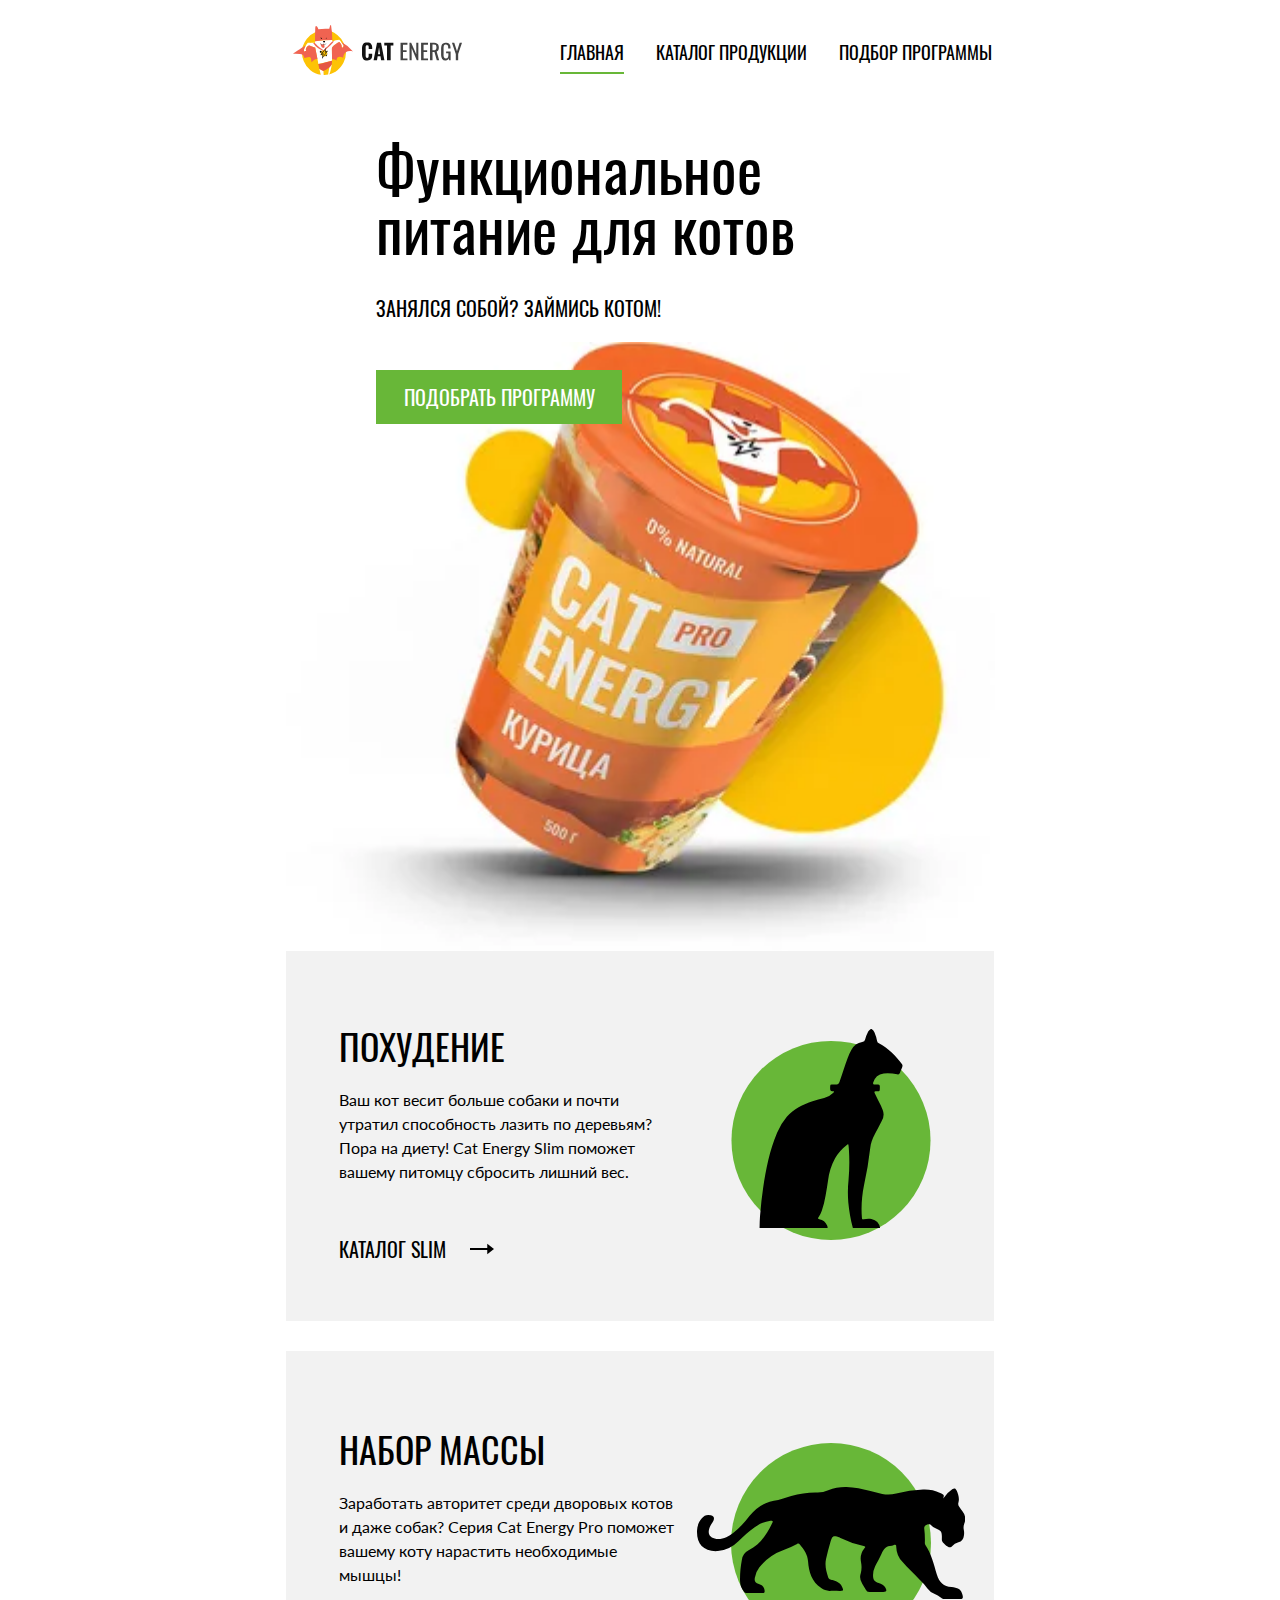
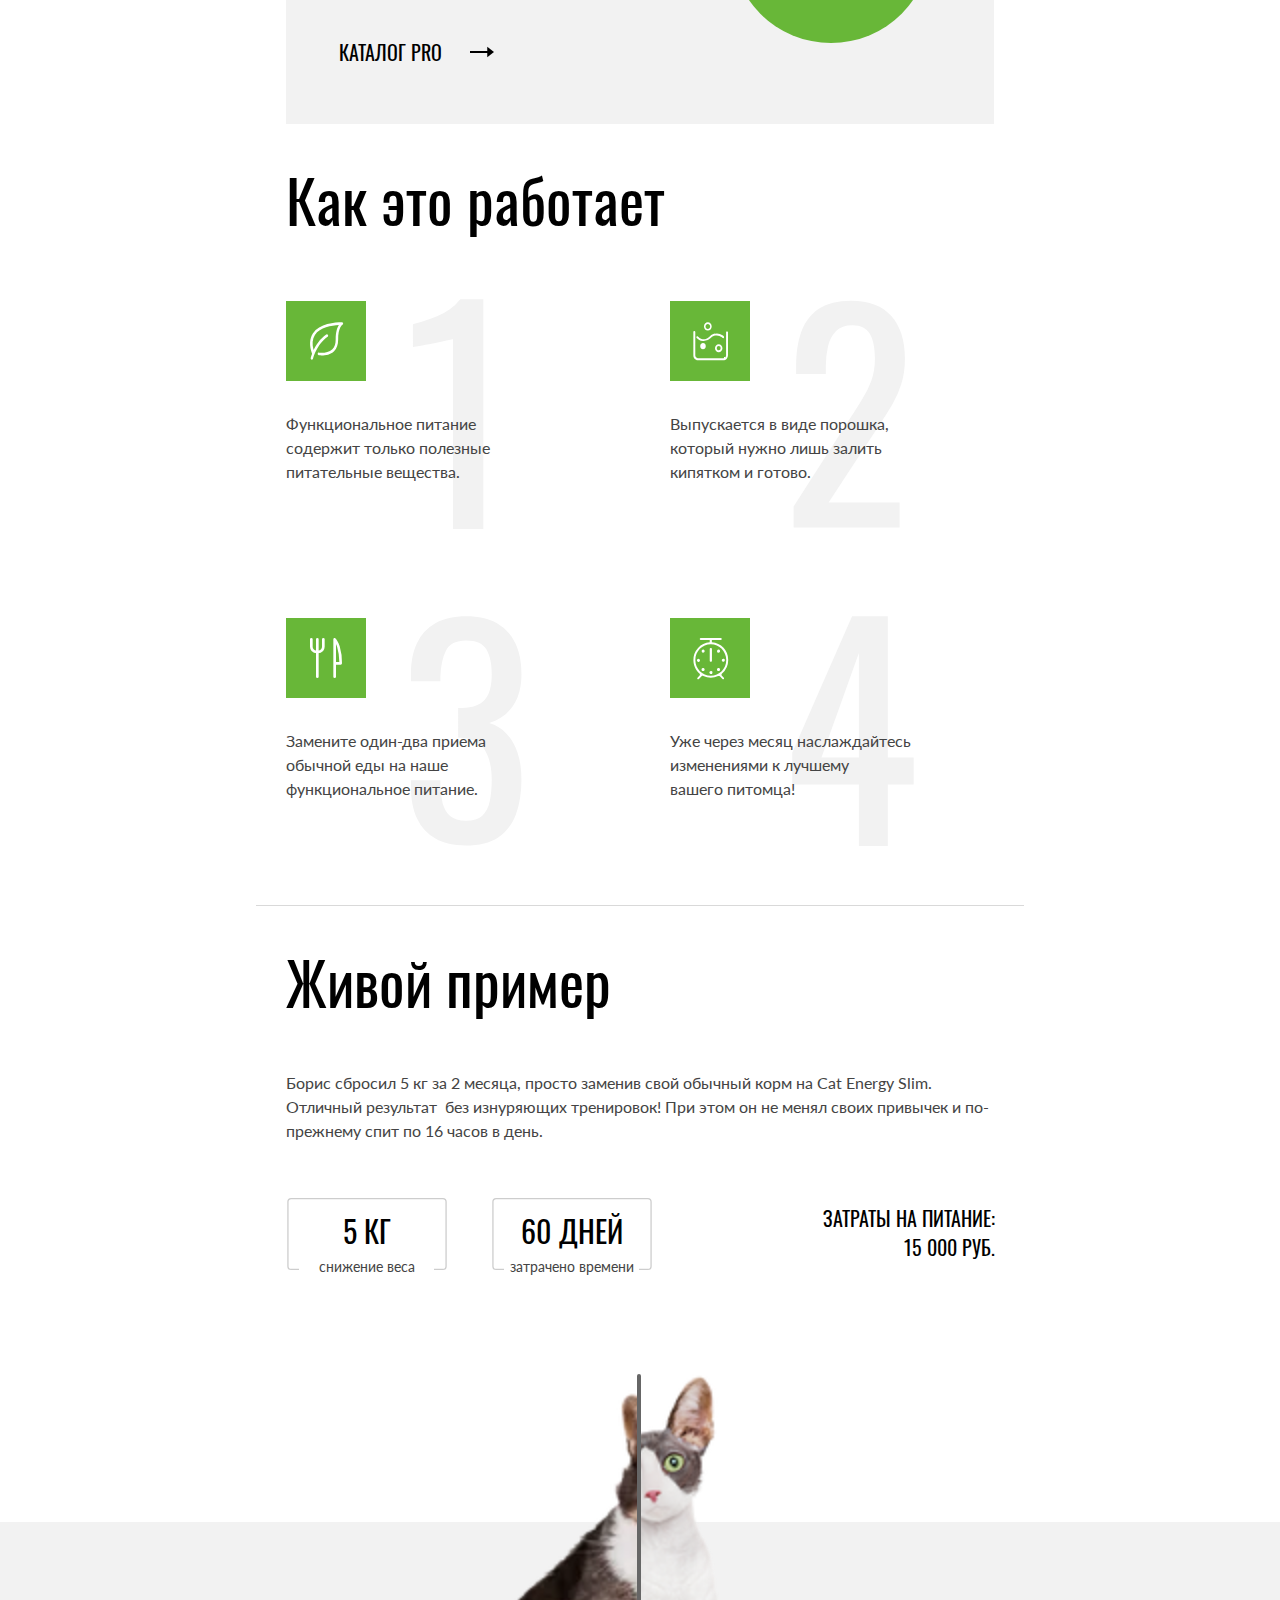
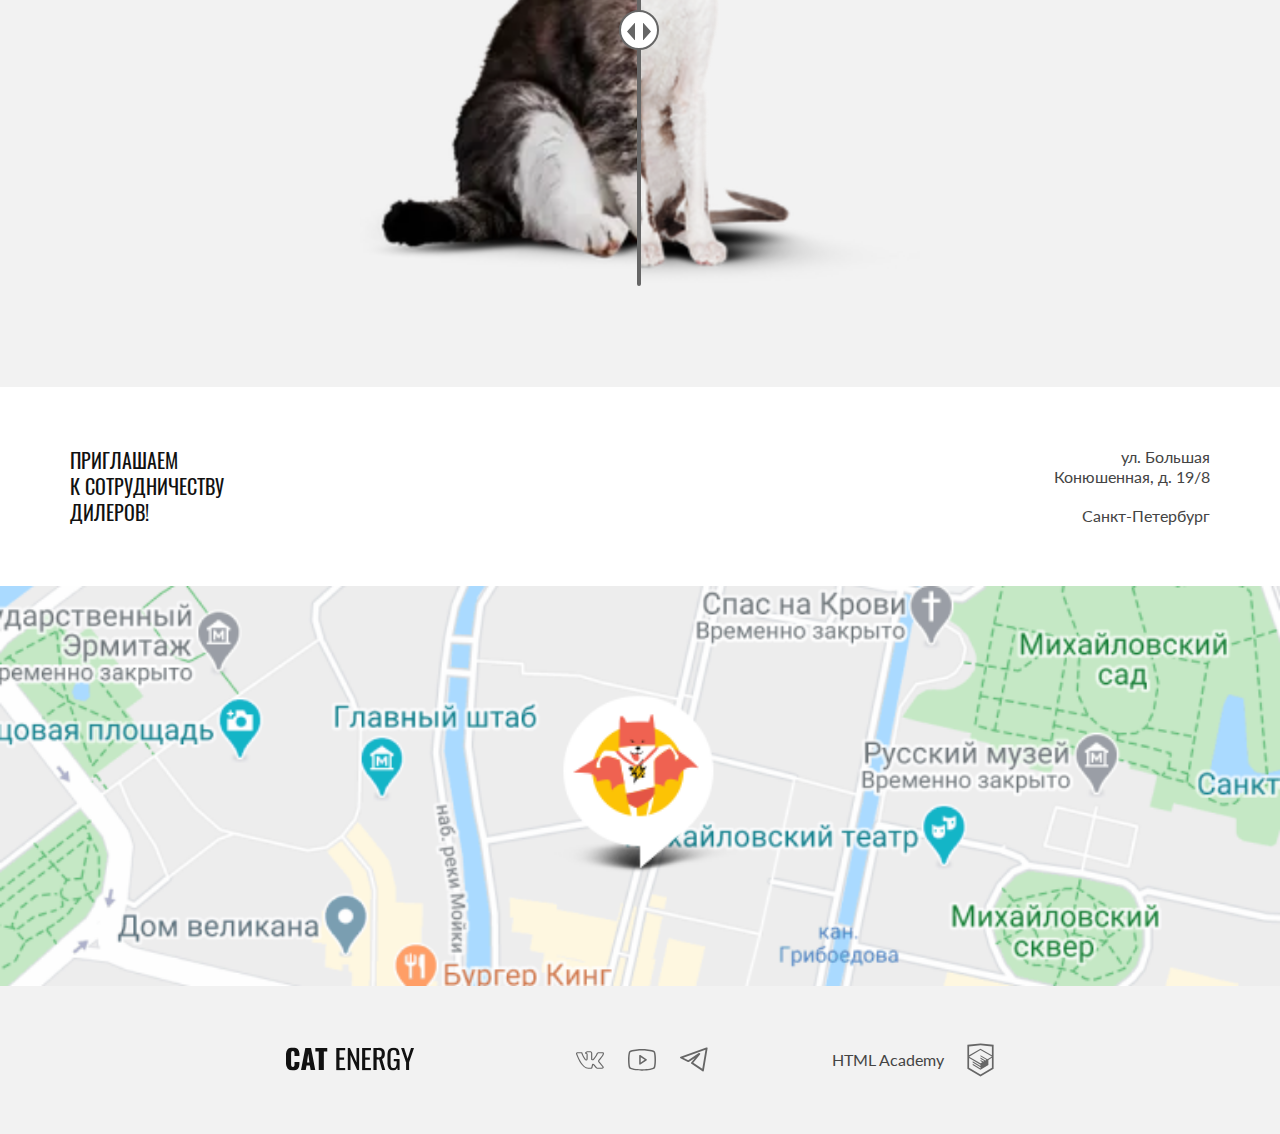
<file: index.html>
<!DOCTYPE html><html class="page" lang="ru"><head><meta charset="UTF-8"><title>Cat Energy</title><meta name="viewport" content="width=device-width,initial-scale=1"><link rel="stylesheet" href="styles/styles.css"><link rel="icon" href="favicon.ico"><link rel="icon" href="favicons/icon.svg" type="image/svg+xml"><link rel="apple-touch-icon" href="favicons/180.png"><link rel="manifest" href="manifest.webmanifest"><link rel="preload" href="./fonts/lato/Lato-Regular.woff2" type="fonts/woff2" as="font" crossorigin="anonymous"><link rel="preload" href="./fonts/lato/Lato-Regular.woff2" type="fonts/woff2" as="font" crossorigin="anonymous"><script src="scripts/index.js" defer="defer"></script></head><body class="page__body"><div class="page__main-wrapper"><header class="main-header main-header--wrapper-position" data-test="header"><div class="main-header__logo"><a class="main-header__logo-link" href="#"><picture><source media="(min-width: 1440px)" srcset="./images/cat-logo-icon-desktop.svg" type="image/svg+xml" width="70" height="59"><source media="(min-width: 768px)" srcset="./images/cat-logo-icon-tablet.svg" type="image/svg+xml" width="60" height="50"><img class="main-header__logo-image logo-image" src="./images/cat-logo-icon-mobile.svg" width="33" height="38" alt="Логотип КэтЭнерджи"></picture><picture><source media="(min-width: 1440px)" srcset="./images/logo-text-desktop.svg" type="image/svg+xml" width="118" height="21"><source media="(min-width: 768px)" srcset="./images/logo-text-desktop.svg" type="image/svg+xml" width="101" height="18"><img class="main-header__logo-text logo-text" src="./images/logo-text-main-mobile.svg" width="101" height="19" alt="КэтЭнерджи"></picture></a></div><nav class="main-nav main-nav--opened main-nav--nojs"><button class="main-nav__toggle" type="button"><span class="visually-hidden">Открыть меню</span></button><div class="main-nav__wrapper"><ul class="main-nav__list site-list"><li class="site-list__item"><a class="site-list__link site-list__link--current" href="#">Главная</a></li><li class="site-list__item"><a class="site-list__link" href="catalog.html">Каталог продукции</a></li><li class="site-list__item"><a class="site-list__link" href="#">Подбор программы</a></li></ul></div></nav></header><main class="main-container"><section class="hero" data-test="hero"><div class="hero__wrapper"><div class="hero__wrapper-mobile"><h1 class="hero__title title">Функциональное<br>питание для котов</h1><p class="hero__text">Занялся собой? Займись котом!</p><a class="hero__button-program button" href="#">подобрать программу</a></div><div class="hero__wrapper-promo"><picture><source type="image/webp" media="(min-width: 1440px)" srcset="./images/hero-food-desktop@1x.webp, ./images/hero-food-desktop@2x.webp 2x" width="552" height="499"><source type="image/webp" media="(min-width: 768px)" srcset="./images/hero-food-tablet@1x.webp, ./images/hero-food-tablet@2x.webp 2x" width="709" height="609"><source type="image/webp" srcset="./images/hero-food-mobile@1x.webp, ./images/hero-food-mobile@2x.webp 2x" width="280" height="270"><source width="552" height="499" type="image/png" media="(min-width: 1440px)" srcset="./images/hero-food-desktop@1x.png, ./images/hero-food-desktop@2x.png 2x"><source width="709" height="609" type="image/png" media="(min-width: 768px)" srcset="./images/hero-food-tablet@1x.png, ./images/hero-food-tablet@2x.png 2x"><img class="hero__image hero-image" loading="lazy" src="./images/hero-food-mobile@1x.png" srcset="./images/hero-food-mobile@2x.png 2x" width="280" height="270" alt="Корм для котов и кошек"></picture></div></div></section><section class="catalog" data-test="programs"><h2 class="visually-hidden">Каталог продукции</h2><div class="catalog__card catalog__card--loss"><h3 class="catalog__title catalog-title">Похудение</h3><p class="catalog__text">Ваш кот весит больше собаки и почти утратил способность лазить по деревьям? Пора на диету! Cat Energy Slim поможет вашему питомцу сбросить лишний вес.</p><a class="catalog__link catalog__link--active" href="#">Каталог slim</a></div><div class="catalog__card catalog__card--gain"><h3 class="catalog__title catalog-title">Набор массы</h3><p class="catalog__text">Заработать авторитет среди дворовых котов и даже собак? Серия Cat Energy Pro поможет вашему коту нарастить необходимые мышцы!</p><a class="catalog__link catalog__link--active" href="#">Каталог pro</a></div></section><section class="instructions" data-test="features"><div class="instructions__wrapper"><h2 class="instructions__title title">Как это работает</h2><ul class="instructions__list"><li class="instructions__item step step--one"><p class="instructions__discription">Функциональное питание содержит только полезные питательные вещества.</p></li><li class="instructions__item step step--two"><p class="instructions__discription">Выпускается в виде порошка, который нужно лишь залить кипятком и готово.</p></li><li class="instructions__item step step--three"><p class="instructions__discription">Замените один-два приема обычной еды на наше функциональное питание.</p></li><li class="instructions__item step step--four"><p class="instructions__discription">Уже через месяц наслаждайтесь изменениями к лучшему &nbsp; вашего питомца!</p></li></ul></div></section><section class="example" data-test="proof"><div class="example__wrapper"><h2 class="example__title title">Живой пример</h2><p class="example__discription">Борис сбросил 5 кг за 2 месяца, просто заменив свой обычный корм на Cat Energy Slim. Отличный результат&nbsp; без изнуряющих тренировок! При этом он не менял своих привычек и по-прежнему спит по 16 часов в день.</p><div class="example__info-price-wrapper"><div class="example__info-wrapper"><div class="example__info"><span class="example__value">5 КГ</span> <span class="example__text">снижение веса</span></div><div class="example__info"><span class="example__value">60 ДНЕЙ</span> <span class="example__text">затрачено времени</span></div></div><div class="example__result"><span class="example__info-price">Затраты на питание:</span> <span class="example__info-price">15 000 РУБ.</span></div></div><div class="example__slider-cat"><picture><source type="image/webp" media="(min-width: 768px)" srcset="./images/slider-fat-cat-tablet@1x.webp, ./images/slider-fat-cat-tablet@2x.webp 2x" width="709" height="609"><source type="image/webp" srcset="./images/slider-fat-cat-mobile@1x.webp, ./images/slider-fat-cat-mobile@2x.webp 2x" width="280" height="256"><source width="560" height="512" type="image/png" media="(min-width: 768px)" srcset="./images/slider-fat-cat-tablet@1x.png, ./images/slider-fat-cat-tablet@2x.png 2x"><img class="example__image-cat fat-cat" loading="lazy" src="./images/slider-fat-cat-mobile@1x.png" srcset="./images/slider-fat-cat-mobile@2x.png 2x" width="280" height="256" alt="Толстый кот"></picture><picture><source width="560" height="512" type="image/png" media="(min-width: 768px)" srcset="./images/slider-slim-cat-tablet@1x.png, ./images/slider-slim-cat-tablet@2x.png 2x"><img class="example__image-cat slim-cat" loading="lazy" src="./images/slider-slim-cat-mobile@1x.png" srcset="./images/slider-slim-cat-mobile@2x.png" width="280" height="256" alt="Стройный кот"></picture><button class="example__slider-button" type="button"><span class="visually-hidden">Ползунок с примером "до" и "после"</span></button></div></div></section><section class="geolocation" data-test="contacts"><div class="geolocation__adress-wrapper"><h2 class="visually-hidden">Наша геолокация</h2><p class="geolocation__text">приглашаем<br>к сотрудничеству дилеров!</p><address class="geolocation__adress adress">ул. Большая Конюшенная, д. 19/8 <span class="geolocation__adress geolocation__adress--city">Санкт-Петербург</span></address></div><div class="geolocation__map map"><iframe class="map__iframe" src="https://yandex.ru/map-widget/v1/?um=constructor%3A084b221ab86eb6e3de38e3f2d3de71bb57e646553e6f520438b1a4688fac00bb&amp;source=constructor" width="320" height="362"></iframe></div></section></main><footer class="main-footer" data-test="footer"><div class="main-footer__wrapper"><h2 class="visually-hidden">Наши контакты</h2><div class="main-footer__logo"><a class="main-footer__logo-link" href="#"><img class="main-footer__logo-text logo-text" src="./images/logo-text-main-mobile.svg" width="128" height="24" alt="КэтЭнерджи"></a></div><div class="main-footer__social social"><ul class="social__list"><li class="social__item"><a class="social__link social__link--vkontakte" href="https://vk.com/htmlacademy"><span class="visually-hidden">Вконтакте</span></a></li><li class="social__item"><a class="social__link social__link--youtube" href="https://www.youtube.com/user/htmlacademyru"><span class="visually-hidden">Ютуб</span></a></li><li class="social__item"><a class="social__link social__link--telegram" href="https://t.me/htmlacademy"><span class="visually-hidden">Телеграм</span></a></li></ul></div><div class="main-footer__copyright copyright"><a class="copyright__link copyright__link--html-academy" href="https://htmlacademy.ru/"><span class="copyright__link-text">HTML Academy</span></a></div></div></footer></div></body></html>
</file>
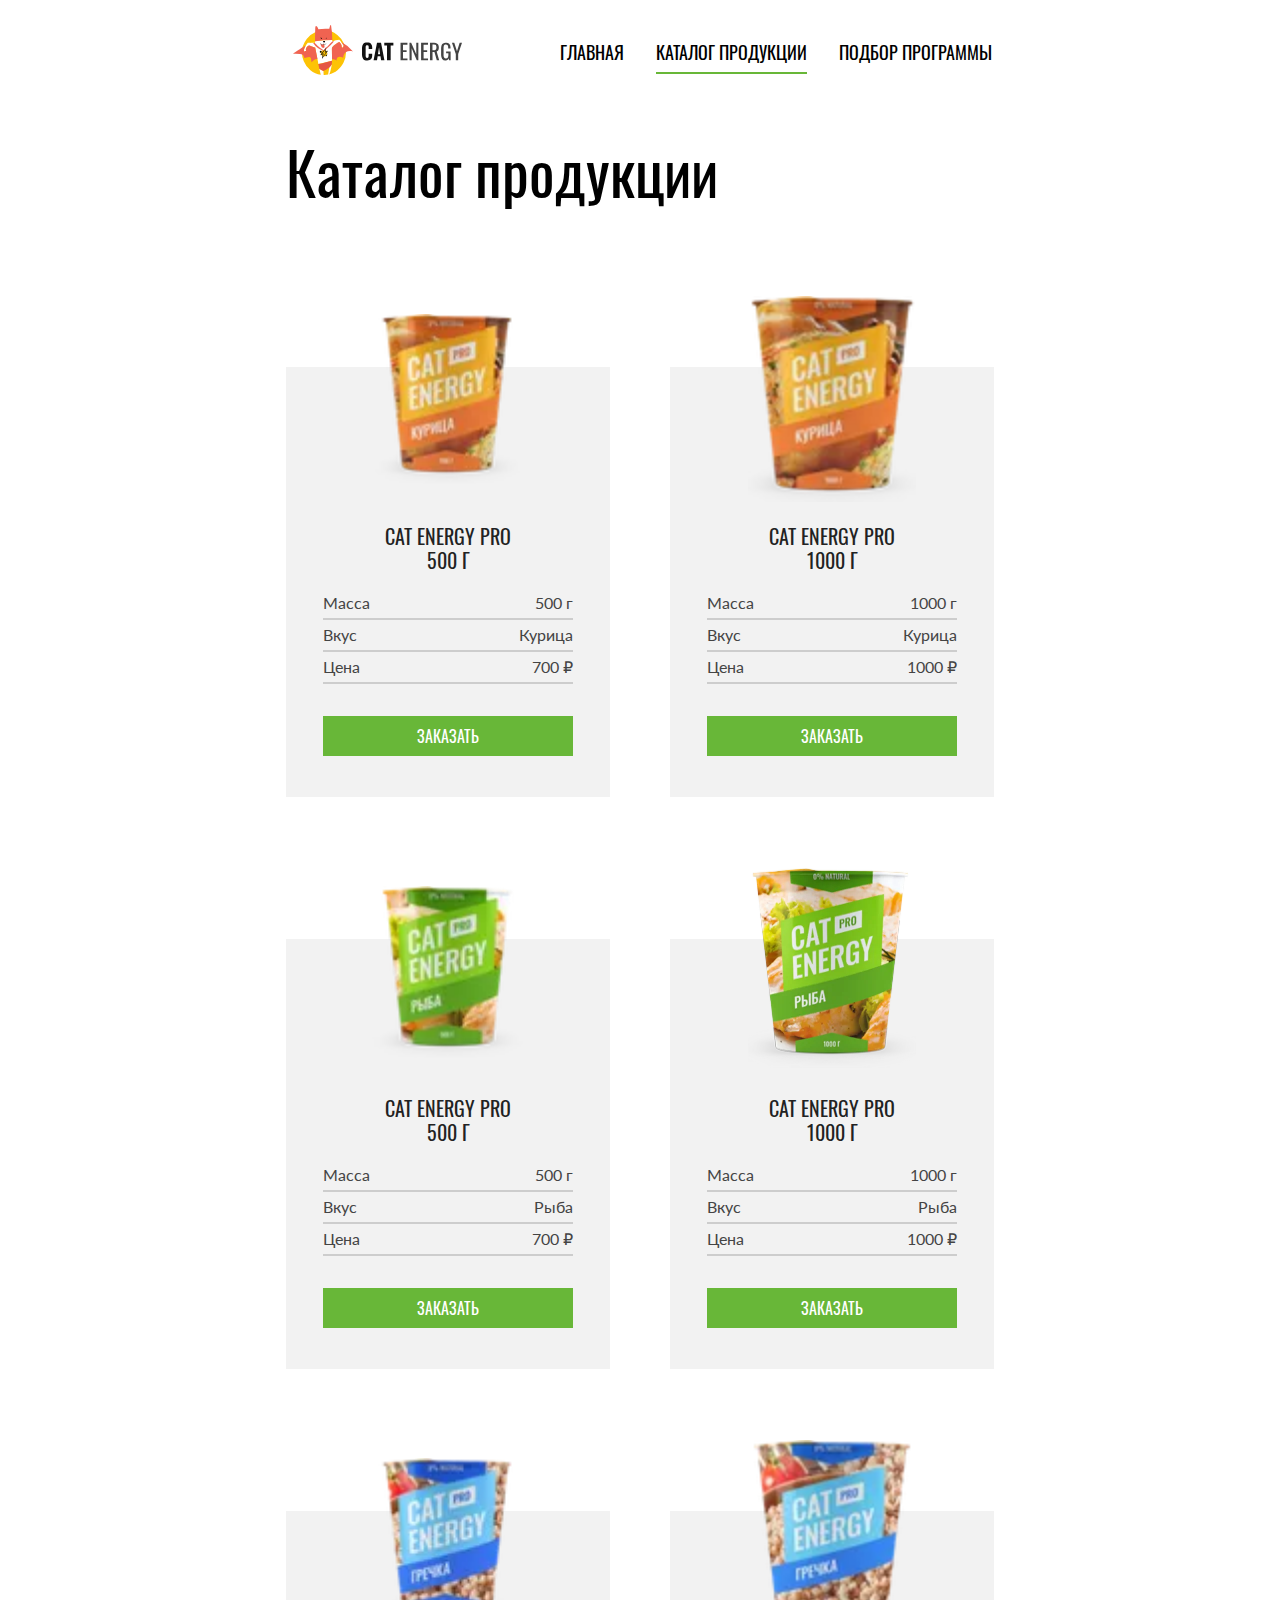
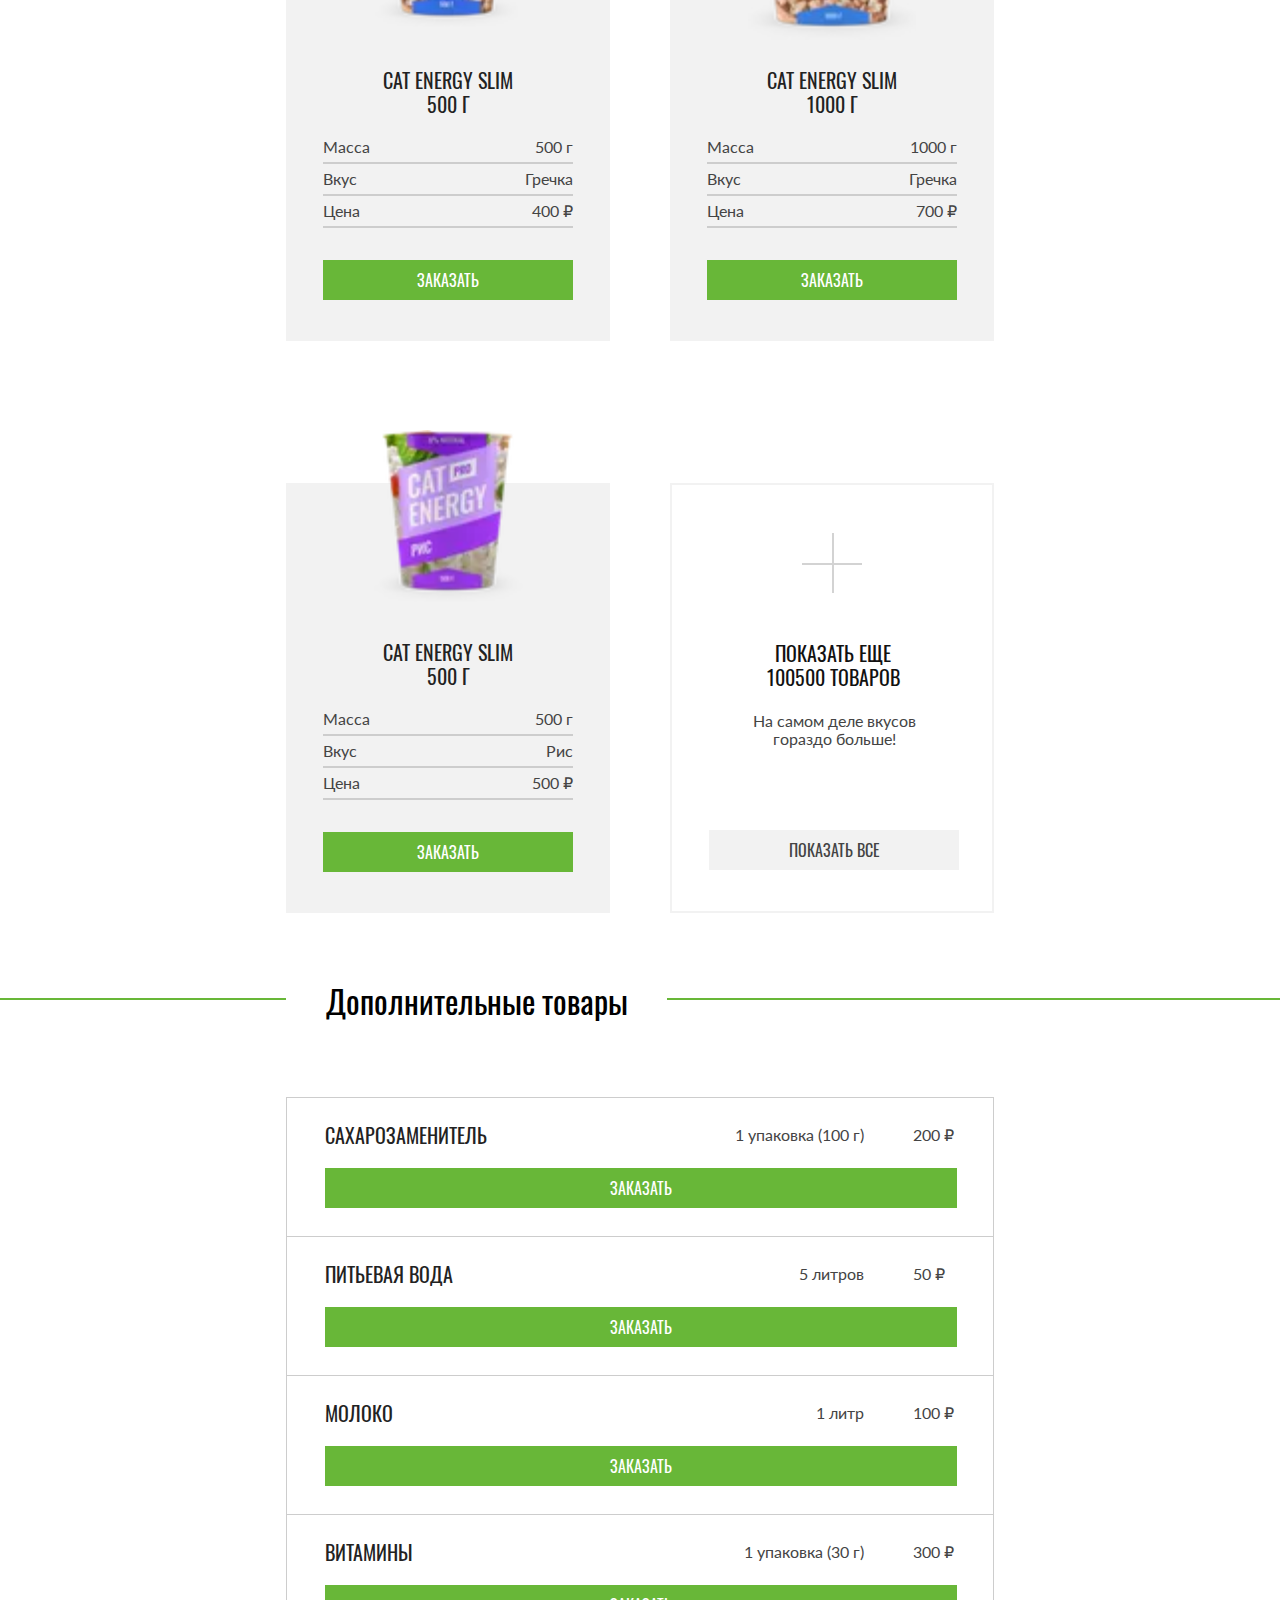
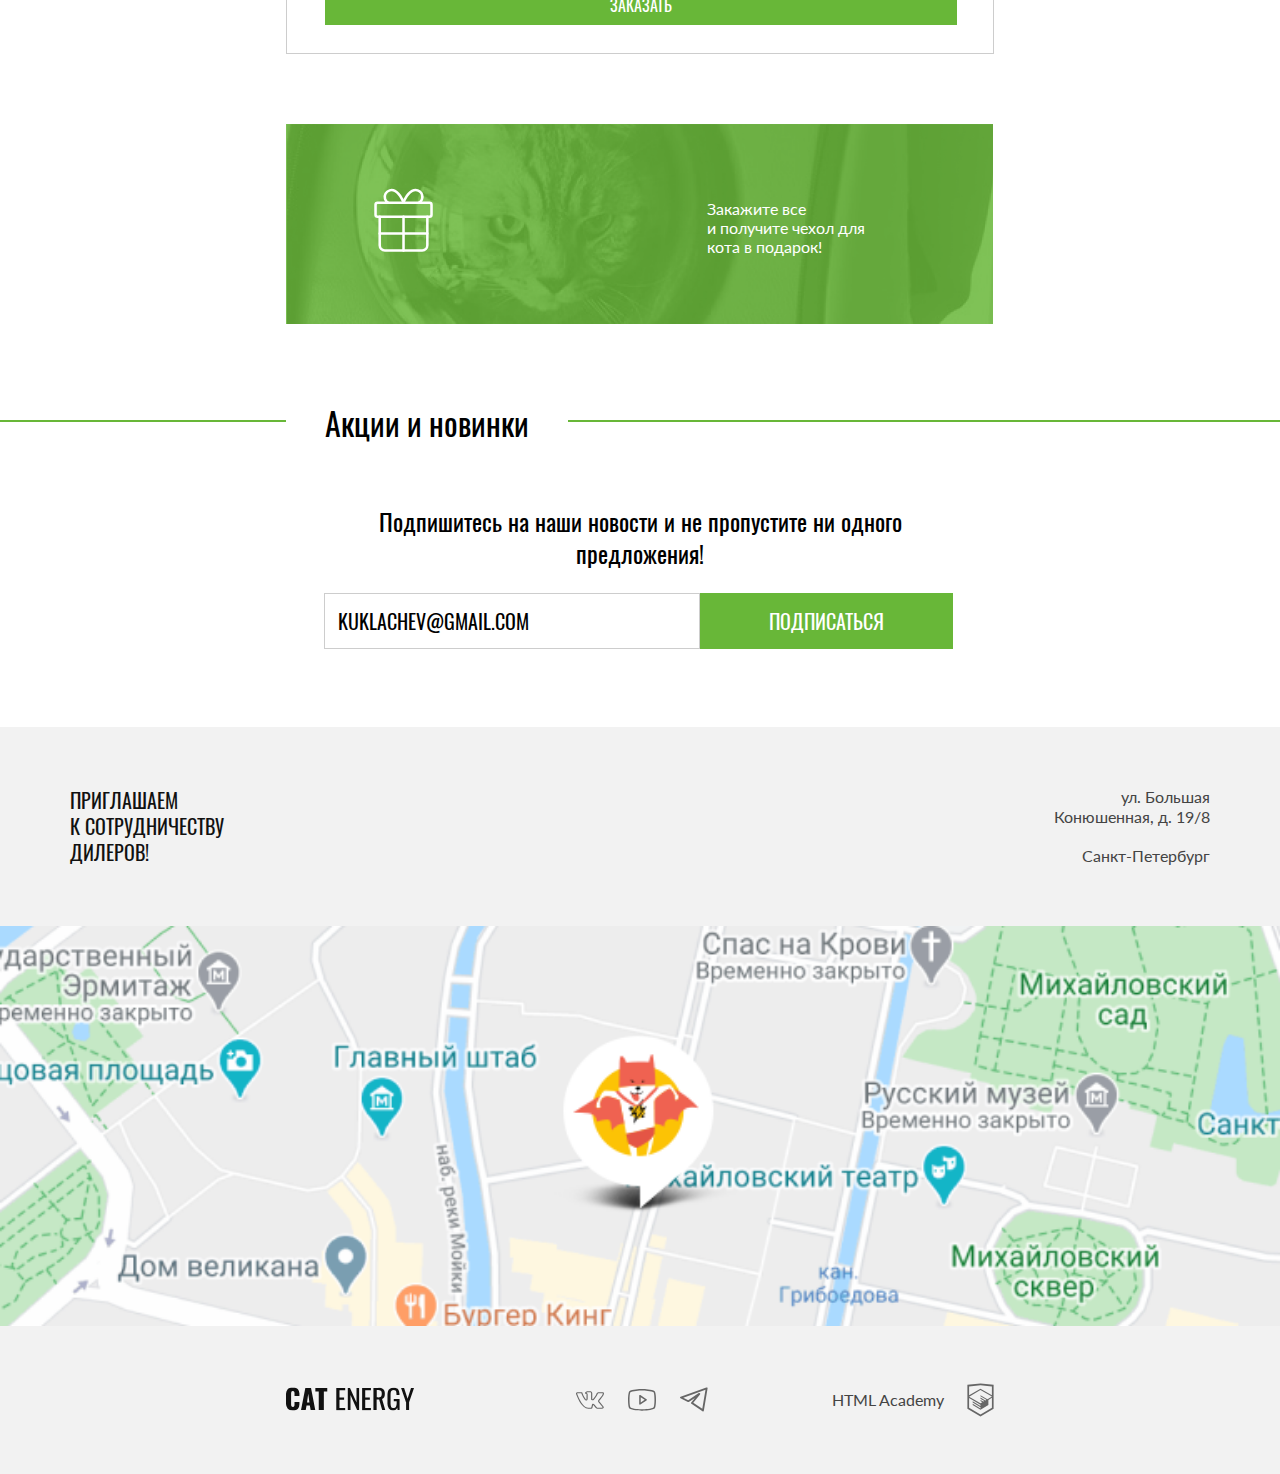
<file: catalog.html>
<!DOCTYPE html><html class="page" lang="ru"><head><meta charset="UTF-8"><title>Cat Energy</title><meta name="viewport" content="width=device-width,initial-scale=1"><link rel="stylesheet" href="styles/styles.css"><link rel="icon" href="favicon.ico"><link rel="icon" href="favicons/icon.svg" type="image/svg+xml"><link rel="apple-touch-icon" href="favicons/180.png"><link rel="manifest" href="manifest.webmanifest"><link rel="preload" href="../../fonts/lato/Lato-Regular.woff2" type="fonts/woff2" as="font" crossorigin="anonymous"><link rel="preload" href="../../fonts/lato/Lato-Regular.woff2" type="fonts/woff2" as="font" crossorigin="anonymous"><script src="scripts/index.js" defer="defer"></script></head><body class="page__body-catalog"><header class="main-header main-header--wrapper-position"><div class="main-header__logo"><a class="main-header__logo-link" href="index.html"><picture><source media="(min-width: 1440px)" srcset="./images/cat-logo-icon-desktop.svg" type="image/svg+xml" width="70" height="59"><source media="(min-width: 768px)" srcset="./images/cat-logo-icon-tablet.svg" type="image/svg+xml" width="60" height="50"><img class="main-header__logo-image logo-image" src="./images/cat-logo-icon-mobile.svg" width="33" height="38" alt="Логотип КэтЭнерджи"></picture><picture><source media="(min-width: 1440px)" srcset="./images/logo-text-desktop.svg" type="image/svg+xml" width="118" height="21"><source media="(min-width: 768px)" srcset="./images/logo-text-desktop.svg" type="image/svg+xml" width="101" height="18"><img class="main-header__logo-text logo-text" src="./images/logo-text-main-mobile.svg" width="101" height="19" alt="КэтЭнерджи"></picture></a></div><nav class="main-nav main-nav--opened main-nav--nojs"><button class="main-nav__toggle" type="button"><span class="visually-hidden">Открыть меню</span></button><div class="main-nav__wrapper"><ul class="main-nav__list site-list site-list-catalog"><li class="site-list__item"><a class="site-list__link site-list-catalog__link" href="index.html">Главная</a></li><li class="site-list__item"><a class="site-list__link site-list__link--current site-list-catalog__link site-list-catalog__link-current" href="#">Каталог продукции</a></li><li class="site-list__item"><a class="site-list__link site-list-catalog__link" href="#">Подбор программы</a></li></ul></div></nav></header><main class="main-container"><section class="catalog-product" data-test="catalog"><div class="catalog-product__wrapper"><h2 class="catalog-product__title title">Каталог продукции</h2><ul class="catalog-product__list"><li class="catalog-product__item product-card"><a class="product-card__link-image" href="#"><picture><source type="image/webp" media="(min-width: 1440px)" srcset="./images/card-chicken500-desktop@1x.webp, ./images/card-chicken500-desktop@2x.webp 2x" width="161" height="172"><source type="image/webp" media="(min-width: 768px)" srcset="./images/card-chicken500-tablet@1x.webp, ./images/card-chicken500-tablet@2x.webp 2x" width="161" height="172"><source type="image/webp" srcset="./images/card-chicken500-mobile@1x.webp, ./images/card-chicken500-mobile@2x.webp 2x" width="68" height="86"><source width="161" height="172" type="image/png" media="(min-width: 1440px)" srcset="./images/card-chicken500-desktop@1x.png, ./images/card-chicken500-desktop@2x.png 2x"><source width="161" height="172" type="image/png" media="(min-width: 768px)" srcset="./images/card-chicken500-tablet@1x.png, ./images/card-chicken500-tablet@2x.png 2x"><img class="product-card__image" src="./images/card-chicken500-mobile@1x.png" srcset="./images/card-chicken500-mobile@2x.png 2x" width="68" height="86" alt="Cat Energy PRO 500 г"></picture></a><div class="product-card__info"><a class="product-card__link-title" href="#"><h3 class="product-card__title">Cat Energy PRO 500 г</h3></a><ul class="product-card__list"><li class="product-card__item"><span class="product-card__property">Масса</span> <span class="product-card__value">500 г</span></li><li class="product-card__item"><span class="product-card__property">Вкус</span> <span class="product-card__value">Курица</span></li><li class="product-card__item"><span class="product-card__property">Цена</span> <span class="product-card__value">700 ₽</span></li></ul></div><a class="product-card__button button" href="#">Заказать</a></li><li class="catalog-product__item product-card"><a class="product-card__link-image" href="#"><picture><source type="image/webp" media="(min-width: 1440px)" srcset="./images/card-chicken1000-desktop@1x.webp, ./images/card-chicken1000-desktop@2x.webp 2x" width="172" height="196"><source type="image/webp" media="(min-width: 768px)" srcset="./images/card-chicken1000-tablet@1x.webp, ./images/card-chicken1000-tablet@2x.webp 2x" width="168" height="206"><source type="image/webp" srcset="./images/card-chicken1000-mobile@1x.webp, ./images/card-chicken1000-mobile@2x.webp 2x" width="84" height="100"><source width="172" height="196" type="image/png" media="(min-width:1440px)" srcset="./images/card-chicken1000-desktop@1x.png, ./images/card-chicken1000-desktop@2x.png 2x"><source width="168" height="206" type="image/png" media="(min-width: 768px)" srcset="./images/card-chicken1000-tablet@1x.png, ./images/card-chicken1000-tablet@2x.png 2x"><img class="product-card__image product-card__image-big" src="./images/card-chicken1000-mobile@1x.png" srcset="./images/card-chicken1000-mobile@2x.png 2x" width="84" height="100" alt="Cat Energy PRO 1000 г"></picture></a><div class="product-card__info"><a class="product-card__link-title" href="#"><h3 class="product-card__title">Cat Energy PRO 1000 г</h3></a><ul class="product-card__list"><li class="product-card__item"><span class="product-card__property">Масса</span> <span class="product-card__value">1000 г</span></li><li class="product-card__item"><span class="product-card__property">Вкус</span> <span class="product-card__value">Курица</span></li><li class="product-card__item"><span class="product-card__property">Цена</span> <span class="product-card__value">1000 ₽</span></li></ul></div><a class="product-card__button button" href="#">Заказать</a></li><li class="catalog-product__item product-card"><a class="product-card__link-image" href="#"><picture><source type="image/webp" media="(min-width: 1440px)" srcset="./images/card-fish500-desktop@1x.webp, ./images/card-fish500-desktop@2x.webp 2x" width="163" height="174"><source type="image/webp" media="(min-width: 768px)" srcset="./images/card-fish500-tablet@1x.webp, ./images/card-fish500-tablet@2x.webp 2x" width="163" height="174"><source type="image/webp" srcset="./images/card-fish500-mobile@1x.webp, ./images/card-fish500-mobile@2x.webp 2x" width="68" height="78"><source width="163" height="174" type="image/png" media="(min-width: 1440px)" srcset="./images/card-fish500-desktop@1x.png, ./images/card-fish500-desktop@2x.png 2x"><source width="163" height="174" type="image/png" media="(min-width: 768px)" srcset="./images/card-fish500-tablet@1x.png, ./images/card-fish500-tablet@2x.png 2x"><img class="product-card__image" src="./images/card-fish500-mobile@1x.png" srcset="./images/card-fish500-mobile@2x.png 2x" width="68" height="78" alt="Cat Energy PRO 500 г"></picture></a><div class="product-card__info"><a class="product-card__link-title" href="#"><h3 class="product-card__title">Cat Energy PRO 500 г</h3></a><ul class="product-card__list"><li class="product-card__item"><span class="product-card__property">Масса</span> <span class="product-card__value">500 г</span></li><li class="product-card__item"><span class="product-card__property">Вкус</span> <span class="product-card__value">Рыба</span></li><li class="product-card__item"><span class="product-card__property">Цена</span> <span class="product-card__value">700 ₽</span></li></ul></div><a class="product-card__button button" href="#">Заказать</a></li><li class="catalog-product__item product-card"><a class="product-card__link-image" href="#"><picture><source type="image/webp" media="(min-width: 1440px)" srcset="./images/card-fish1000-desktop@1x.webp, ./images/card-fish1000-desktop@2x.webp 2x" width="172" height="196"><source type="image/webp" media="(min-width: 768px)" srcset="./images/card-fish1000-tablet@1x.webp, images/card-fish1000-tablet@2x.webp 2x" width="168" height="200"><source type="image/webp" srcset="./images/card-fish1000-mobile@1x.webp, ./images/card-fish1000-mobile@2x.webp 2x" width="84" height="100"><source width="172" height="196" type="image/png" media="(min-width: 1440px)" srcset="./images/card-fish1000-desktop@1x.png, ./images/card-fish1000-desktop@2x.png 2x"><source width="168" height="200" type="image/png" media="(min-width: 768px)" srcset="./images/card-fish1000-tablet@1x.png, images/card-fish1000-tablet@2x.png 2x"><img class="product-card__image product-card__image-big" src="./images/card-fish1000-mobile@1x.png" srcset="./images/card-fish1000-mobile@2x.png 2x" width="84" height="100" alt="Cat Energy PRO 1000 г"></picture></a><div class="product-card__info"><a class="product-card__link-title" href="#"><h3 class="product-card__title">Cat Energy PRO 1000 г</h3></a><ul class="product-card__list"><li class="product-card__item"><span class="product-card__property">Масса</span> <span class="product-card__value">1000 г</span></li><li class="product-card__item"><span class="product-card__property">Вкус</span> <span class="product-card__value">Рыба</span></li><li class="product-card__item"><span class="product-card__property">Цена</span> <span class="product-card__value">1000 ₽</span></li></ul></div><a class="product-card__button button" href="#">Заказать</a></li><li class="catalog-product__item product-card"><a class="product-card__link-image" href="#"><picture><source type="image/webp" media="(min-width: 1440px)" srcset="./images/card-buckwheat500-desktop@1x.webp, ./images/card-buckwheat500-desktop@2x.webp 2x" width="161" height="171"><source type="image/webp" media="(min-width: 768px)" srcset="./images/card-buckwheat500-tablet@1x.webp, ./images/card-buckwheat500-tablet@2x.webp 2x" width="161" height="171"><source type="image/webp" srcset="./images/card-buckwheat500-mobile@1x.webp, ./images/card-buckwheat500-mobile@2x.webp 2x" width="68" height="78"><source width="161" height="171" type="image/png" media="(min-width: 1440px)" srcset="./images/card-buckwheat500-desktop@1x.png, ./images/card-buckwheat500-desktop@2x.png 2x"><source width="161" height="171" type="image/png" media="(min-width: 768px)" srcset="./images/card-buckwheat500-tablet@1x.png, ./images/card-buckwheat500-tablet@2x.png 2x"><img class="product-card__image" src="./images/card-buckwheat500-mobile@1x.png" srcset="./images/card-buckwheat500-mobile@2x.png 2x" width="68" height="78" alt="Cat Energy Slim 500 г"></picture></a><div class="product-card__info"><a class="product-card__link-title" href="#"><h3 class="product-card__title">Cat Energy Slim 500 г</h3></a><ul class="product-card__list"><li class="product-card__item"><span class="product-card__property">Масса</span> <span class="product-card__value">500 г</span></li><li class="product-card__item"><span class="product-card__property">Вкус</span> <span class="product-card__value">Гречка</span></li><li class="product-card__item"><span class="product-card__property">Цена</span> <span class="product-card__value">400 ₽</span></li></ul></div><a class="product-card__button button" href="#">Заказать</a></li><li class="catalog-product__item product-card"><a class="product-card__link-image" href="#"><picture><source type="image/webp" media="(min-width: 1440px)" srcset="./images/card-buckwheat1000-desktop@1x.webp, ./images/card-buckwheat1000-desktop@2x.webp 2x" width="172" height="196"><source type="image/webp" media="(min-width: 768px)" srcset="./images/card-buckwheat1000-tablet@1x.webp, ./images/card-buckwheat1000-tablet@2x.webp 2x" width="168" height="200"><source type="image/webp" srcset="./images/card-buckwheat1000-mobile@1x.webp, ./images/card-buckwheat1000-mobile@2x.webp 2x" width="84" height="100"><source width="172" height="196" type="image/png" media="(min-width: 1440px)" srcset="./images/card-buckwheat1000-desktop@1x.png, ./images/card-buckwheat1000-desktop@2x.png 2x"><source width="168" height="200" type="image/png" media="(min-width: 768px)" srcset="./images/card-buckwheat1000-tablet@1x.png, ./images/card-buckwheat1000-tablet@2x.png 2x"><img class="product-card__image product-card__image-big" src="./images/card-buckwheat1000-mobile@1x.png" srcset="./images/card-buckwheat1000-mobile@2x.png 2x" width="84" height="100" alt="Cat Energy Slim 1000 г"></picture></a><div class="product-card__info"><a class="product-card__link-title" href="#"><h3 class="product-card__title">Cat Energy Slim 1000 г</h3></a><ul class="product-card__list"><li class="product-card__item"><span class="product-card__property">Масса</span> <span class="product-card__value">1000 г</span></li><li class="product-card__item"><span class="product-card__property">Вкус</span> <span class="product-card__value">Гречка</span></li><li class="product-card__item"><span class="product-card__property">Цена</span> <span class="product-card__value">700 ₽</span></li></ul></div><a class="product-card__button button" href="#">Заказать</a></li><li class="catalog-product__item product-card"><a class="product-card__link-image" href="#"><picture><source type="image/webp" media="(min-width: 1440px)" srcset="./images/card-rice500-desktop@1x.webp, ./images/card-rice500-desktop@2x.webp 2x" width="163" height="174"><source type="image/webp" media="(min-width: 768px)" srcset="./images/card-rice500-tablet@1x.webp, ./images/card-rice500-tablet@2x.webp 2x" width="163" height="174"><source type="image/webp" srcset="./images/card-rice500-mobile@1x.webp, ./images/card-rice500-mobile@2x.webp 2x" width="72" height="84"><source width="163" height="174" type="image/png" media="(min-width: 1440px)" srcset="./images/card-rice500-desktop@1x.png, ./images/card-rice500-desktop@2x.png 2x"><source width="163" height="174" type="image/png" media="(min-width: 768px)" srcset="./images/card-rice500-tablet@1x.png, ./images/card-rice500-tablet@2x.png 2x"><img class="product-card__image" src="./images/card-rice500-mobile@1x.png" srcset="./images/card-rice500-mobile@2x.png 2x" width="72" height="84" alt="Cat Energy Slim 500 г"></picture></a><div class="product-card__info"><a class="product-card__link-title" href="#"><h3 class="product-card__title">Cat Energy Slim 500 г</h3></a><ul class="product-card__list"><li class="product-card__item"><span class="product-card__property">Масса</span> <span class="product-card__value">500 г</span></li><li class="product-card__item"><span class="product-card__property">Вкус</span> <span class="product-card__value">Рис</span></li><li class="product-card__item"><span class="product-card__property">Цена</span> <span class="product-card__value">500 ₽</span></li></ul></div><a class="product-card__button button" href="#">Заказать</a></li><li class="catalog-product__item product-card product-card--more"><a class="product-card__link-title" href="#"><h3 class="product-card__title">Показать еще 100500 товаров</h3></a><p class="product-card__text">На самом деле вкусов гораздо больше!</p><a class="product-card__button-all-products button" href="#">показать все</a></li></ul></div></section><section class="additional-product" data-test="additional"><div class="additional-product__wrapper-position"><h2 class="additional-product__title">Дополнительные товары</h2><div class="additional-product__wrapper"><ul class="additional-product__list"><li class="additional-product__item additional-product-card"><h3 class="additional-product-card__title">Сахарозаменитель</h3><p class="additional-product-card__content"><span class="additional-product-card__name-product">1 упаковка (100 г)</span> <span class="additional-product-card__price-product">200 ₽</span></p><a class="additional-product-card__button button" href="#">Заказать</a></li><li class="additional-product__item additional-product-card"><h3 class="additional-product-card__title">Питьевая вода</h3><p class="additional-product-card__content"><span class="additional-product-card__name-product">5 литров</span> <span class="additional-product-card__price-product">50 ₽</span></p><a class="additional-product-card__button button" href="#">Заказать</a></li><li class="additional-product__item additional-product-card"><h3 class="additional-product-card__title">Молоко</h3><p class="additional-product-card__content"><span class="additional-product-card__name-product">1 литр</span> <span class="additional-product-card__price-product">100 ₽</span></p><a class="additional-product-card__button button" href="#">Заказать</a></li><li class="additional-product__item additional-product-card"><h3 class="additional-product-card__title">Витамины</h3><p class="additional-product-card__content"><span class="additional-product-card__name-product">1 упаковка (30 г)</span> <span class="additional-product-card__price-product">300 ₽</span></p><a class="additional-product-card__button button" href="#">Заказать</a></li></ul><div class="gift-banner"><p class="gift-banner__text">Закажите все<br>и получите чехол для<br>кота в подарок!<br></p></div></div></div></section><section class="subscribe"><div class="subscribe__wrapper"><h2 class="subscribe__title title">Акции и новинки</h2><p class="subscribe__text">Подпишитесь на наши новости и не пропустите ни одного предложения!</p><form class="subscribe__form" action="https://echo.htmlacademy.ru"><label class="visually-hidden" for="e-mail">Введите Ваш e-mail</label> <input class="subscribe__field" type="email" id="e-mail" name="e-mail" value="kuklachev@gmail.com" placeholder="Введите Ваш e-mail" required> <button class="subscribe__button button" type="submit">Подписаться</button></form></div></section><section class="geolocation"><div class="geolocation__adress-wrapper geolocation__adress-wrapper--change-color"><h2 class="visually-hidden">Наша геолокация</h2><p class="geolocation__text">приглашаем<br>к сотрудничеству дилеров!</p><address class="geolocation__adress adress">ул. Большая Конюшенная, д. 19/8 <span class="geolocation__adress geolocation__adress--city">Санкт-Петербург</span></address></div><div class="geolocation__map map"><iframe class="map__iframe" src="https://yandex.ru/map-widget/v1/?um=constructor%3A084b221ab86eb6e3de38e3f2d3de71bb57e646553e6f520438b1a4688fac00bb&amp;source=constructor" width="320" height="362"></iframe></div></section></main><footer class="main-footer" data-test="footer"><div class="main-footer__wrapper"><h2 class="visually-hidden">Наши контакты</h2><div class="main-footer__logo"><a class="main-footer__logo-link" href="#"><img class="main-footer__logo-text logo-text" src="./images/logo-text-main-mobile.svg" width="128" height="24" alt="КэтЭнерджи"></a></div><div class="main-footer__social social"><ul class="social__list"><li class="social__item"><a class="social__link social__link--vkontakte" href="https://vk.com/htmlacademy"><span class="visually-hidden">Вконтакте</span></a></li><li class="social__item"><a class="social__link social__link--youtube" href="https://www.youtube.com/user/htmlacademyru"><span class="visually-hidden">Ютуб</span></a></li><li class="social__item"><a class="social__link social__link--telegram" href="https://t.me/htmlacademy"><span class="visually-hidden">Телеграм</span></a></li></ul></div><div class="main-footer__copyright copyright"><a class="copyright__link copyright__link--html-academy" href="https://htmlacademy.ru/"><span class="copyright__link-text">HTML Academy</span></a></div></div></footer></body></html>
</file>
<file: styles/styles.css>
@font-face{font-family:Lato;font-weight:400;font-style:normal;src:url(../fonts/lato/Lato-Regular.woff2)format("woff2");font-display:swap}@font-face{font-family:Oswald;font-weight:400;font-style:normal;src:url(../fonts/oswald/oswaldregular.woff2)format("woff2");font-display:swap}body{color:#444;width:100%;height:100%;margin:0;padding:0;font-family:Lato,Arial,sans-serif;overflow-x:hidden}*,:before,:after{box-sizing:border-box}.visually-hidden{white-space:nowrap;-webkit-clip-path:inset(100%);clip-path:inset(100%);clip:rect(0 0 0 0);border:0;width:1px;height:1px;margin:-1px;padding:0;position:absolute;overflow:hidden}@media (width>=1440px){.page,.page__body{box-sizing:border-box;width:100%;height:100%}.page__body{position:relative}.page__body:after{content:"";z-index:1;background-image:url(../images/hero-cat-bg-desktop@2x.png);background-position:0 0;background-repeat:no-repeat;background-size:cover;width:50%;height:697px;display:block;position:absolute;top:0;right:0}.page__main-wrapper{background-repeat:no-repeat;background-size:100% 697px;flex-direction:column;flex-grow:1;justify-content:space-between;display:flex}}.title{color:#000;font-family:Oswald,Arial,sans-serif;font-size:36px;line-height:40px;display:block}.main-header{color:#000;background-color:#fff;border-bottom:1px solid #d9d9d9}.main-header__logo{padding:12px 20px}.main-header__logo-link{justify-content:space-between;align-items:center;width:71%;text-decoration:none;display:flex}.main-header__logo-link:hover,.main-header__logo-link:focus-visible{opacity:.8}.main-header__logo-link:active{opacity:.6}.main-header__logo-image{height:38px}.main-header__logo-text{height:20px}@media (width>=767px){.main-header{color:#000;background-color:#fff;border:none;justify-content:space-between;align-items:center;width:704px;margin:0;display:flex}}@media (width>=768px){.main-header--wrapper-position{width:704px;margin:25px auto}.main-header__logo-image{width:70px;height:50px}.main-header__logo-text{width:100px;height:100%}.main-header__logo-link{justify-content:space-between;align-items:stretch;width:174px;text-decoration:none;display:flex}.main-header__logo{width:174px;margin:0;padding:0}}@media (width>=1440px){.main-header{z-index:3;background:0 0;width:1220px;margin:0 auto;padding-top:55px}.main-header--wrapper-position{min-width:1440px;margin:0 auto;padding:47px 109px 30px}.main-header__logo{width:202px;margin:0;padding:0}.main-header__logo-link{width:202px}.main-header__logo-image{height:70px}.main-header__logo-text{width:118px;height:100%}}.main-footer__logo-link .logo-text:hover,.main-footer__logo-link:focus-visible{opacity:.8}.main-footer__logo-link .logo-text:active{opacity:.6}.main-nav{width:auto;position:relative}.main-nav--closed .main-nav__toggle{cursor:pointer;background-color:#fff;background-image:url(../icons/stack.svg#button-open-mobile);background-repeat:no-repeat;background-size:24px 24px;border:none;width:24px;height:24px;position:absolute;top:-45px;right:6px}.main-nav--opened .main-nav__toggle{background-image:url(../icons/stack.svg#button-close-mobile)}.main-nav__list{text-align:center}.main-nav__toggle{cursor:pointer;background-color:#fff;background-image:url(../icons/stack.svg#button-open-mobile);background-repeat:no-repeat;background-size:24px 24px;border:none;width:24px;height:24px;position:absolute;bottom:20px;right:6px}@media (width<=767px){.main-nav--closed .site-list__item{display:none}.main-nav .main-nav__list{text-align:center;z-index:2;width:100%;position:absolute}}@media (width>=768px){.main-nav__toggle{width:436px;display:none}}@media (width>=1440px){.main-nav__list{background:0 0}}.site-list{background-color:#fff;flex-direction:column;margin:0;padding:0;display:flex}.site-list__item{list-style:none}.site-list__link{color:#000;text-transform:uppercase;background-color:#fff;border-bottom:1px solid #e6e6e6;padding:22px 0 23px;font-family:Oswald,Arial,sans-serif;font-size:20px;line-height:20px;text-decoration:none;display:block}@media (width>=768px){.site-list{flex-direction:row;display:flex}.site-list__link{color:#000;text-transform:uppercase;border:none;min-width:64px;padding:0;font-family:Oswald,Arial,sans-serif;font-size:18px;line-height:24px;text-decoration:none}.site-list__link:hover,.site-list__link:focus-visible{opacity:.6}.site-list__link:active{opacity:.3}.site-list__link--current{border-bottom:2px solid #68b738;padding-bottom:8px}.site-list__item{background:0 0;margin:10px 0 0 32px;font-size:20px;line-height:30px}}@media (width>=1440px){.site-list{background:0 0;flex-wrap:wrap;justify-content:space-between;align-items:baseline;width:475px;font-size:20px;line-height:30px}.site-list__link{color:#fff;text-transform:uppercase;background:0 0;border:none;min-width:64px;padding:0;font-family:Oswald,Arial,sans-serif;font-size:20px;line-height:30px;text-decoration:none}.site-list__link:hover,.site-list__link:focus-visible{opacity:.8}.site-list__link:active{opacity:.6}.site-list__link--current{border-bottom:2px solid #fff;padding-bottom:6px}.site-list__item:first-child{margin:0}}.hero{flex-direction:column;width:100%;min-height:510px;display:flex}.hero__wrapper{width:100%;margin:0 auto}.hero__wrapper-mobile{z-index:1;background-image:url(../images/hero-cat-bg-mobile@2x.png);background-position:top;background-repeat:no-repeat;background-size:cover;min-height:302px;margin:0 auto}.hero__wrapper-promo{justify-content:center;width:100%;margin:-133px 0 0;display:flex}.hero__title{color:#fff;text-align:center;margin:0;padding:27px 0 25px;font-size:36px;font-weight:400;line-height:36px}.hero__text{color:#fff;text-transform:uppercase;text-align:center;margin:0;padding:0;font-family:Oswald,Arial,sans-serif;font-size:14px;font-weight:400;line-height:14px}.hero__button-program{color:#fff;text-align:center;text-transform:uppercase;background-color:#68b738;justify-content:center;min-width:153px;margin-left:20px;margin-right:20px;padding:10px 63px;line-height:20px;text-decoration:none;display:block;position:relative;top:300px}.hero__button-program:hover,.hero__button-program:focus-visible{background-color:#5eaa2f}.hero__button-program:active{color:#ffffff4d}@media (width>=768px){.hero{background:#fff;width:768px;min-height:845px;margin:0 auto;padding-top:35px}.hero__button-program{top:0}.hero__wrapper{width:768px;margin:0 auto}.hero__wrapper-promo{width:100%;margin-top:-98px;margin-bottom:-8px;margin-left:0}.hero__wrapper-mobile{background-image:none;width:768px;margin:0;padding-left:120px}.hero__title{color:#000;text-align:start;width:420px;padding-top:0;padding-bottom:40px;font-size:60px;line-height:60px}.hero__text{color:#000;text-align:start;width:320px;padding-bottom:52px;font-size:20px;line-height:20px}.hero__wrapper-mobile .hero__button-program{z-index:1;width:192px;margin:0;padding:14px 27px;font-size:20px;line-height:26px;position:relative;left:0}}@media (width>=1440px){.hero{width:1220px;min-height:594px;margin:0 auto 30px;padding-top:0;display:flex}.hero__title{width:420px;min-height:120px;padding-top:33px;padding-bottom:35px;font-size:60px;line-height:60px;display:block;overflow:visible}.hero__wrapper{width:1220px;margin:0 auto;display:flex}.hero__wrapper-mobile{background-image:none;width:1220px;margin-left:0;padding-top:45px;padding-left:80px}.hero__wrapper-promo{z-index:2;margin:-8px 0 0 -780px}}.button{color:#fff;text-align:center;text-transform:uppercase;box-sizing:content-box;background-color:#68b738;border:none;font-family:Oswald,Arial,sans-serif;font-size:16px;line-height:20px;display:block}.catalog__card{background-color:#f2f2f2;margin-left:20px;margin-right:20px;padding:22px 20px 20px}.catalog__card--loss{background-image:url(../icons/stack.svg#catalog-slim-cat);background-position:21px 20px;background-repeat:no-repeat;background-size:50px 53px;margin-top:-10px;margin-bottom:20px}.catalog__card--gain{background-image:url(../icons/stack.svg#catalog-strong-cat);background-position:13px 24px;background-repeat:no-repeat;background-size:67px 50px}.catalog__title{text-transform:uppercase;margin:0;padding:10px 0 0 70px;font-family:Oswald,Arial,sans-serif;font-size:24px;font-weight:400;line-height:37px}.catalog__text{border-bottom:1px solid #d9d9d9;width:227px;margin-top:29px;padding-bottom:23px;font-family:lato,Arial,sans-serif;font-size:14px;font-weight:400;line-height:18px}.catalog__link{color:#000;text-transform:uppercase;background-color:#f2f2f2;align-items:center;margin-top:17px;font-family:Oswald,Arial,sans-serif;font-size:16px;line-height:16px;text-decoration:none;display:flex}.catalog__link:after{content:"";transform-origin:0;background-color:#000;width:24px;height:12px;margin-left:15px;transition:transform .3s;display:block;-webkit-mask-image:url(../icons/stack.svg#catalog-arrow-link);mask-image:url(../icons/stack.svg#catalog-arrow-link);-webkit-mask-position:100%;mask-position:100%;-webkit-mask-size:24px 12px;mask-size:24px 12px;-webkit-mask-repeat:no-repeat;mask-repeat:no-repeat}.catalog__link:active{opacity:.3;width:32px}.catalog__link:hover:after,.catalog__link:focus-visible:after{transform:scaleX(1.5)}@media (width>=768px){.catalog{width:768px;margin:0 auto}.catalog__card{width:708px;margin:0 auto;padding:80px 53px 64px;display:block}.catalog__card--loss{background-position:right 63px top 81px;background-size:200px 211px;margin-bottom:30px}.catalog__card--gain{background-position:right 29px top 92px;background-repeat:no-repeat;background-size:268px 200px}.catalog__card .catalog__title{color:#000;text-transform:uppercase;margin:0;padding:0;font-family:Oswald,Arial,sans-serif;font-size:36px;font-weight:400;line-height:36px}.catalog__text{color:#000;border:none;width:340px;margin:24px 0 48px;padding:0;font-family:lato,Arial,sans-serif;font-size:16px;font-weight:400;line-height:24px;display:block}.catalog__card .catalog__link{color:#000;text-transform:uppercase;background-color:#f2f2f2;justify-content:space-between;align-items:center;width:155px;margin-top:57px;padding:0;font-family:Oswald,Arial,sans-serif;font-size:20px;line-height:16px;text-decoration:none;display:flex}}@media (width>=1440px){.catalog{flex-flow:wrap;justify-content:space-between;gap:30px;width:1220px;margin:0 auto;display:flex}.catalog__card{width:570px;margin:0;padding:41px 61px 65px 52px}.catalog__card--loss{background-position:42px 41px;background-size:120px 106px}.catalog__card--gain{background-position:33px 47px;background-size:134px 100px}.catalog__card .catalog__title{color:#000;text-transform:uppercase;margin:0;padding:36px 0 75px 162px;font-family:Oswald,Arial,sans-serif;font-size:36px;font-weight:400;line-height:36px}.catalog__text{width:457px;margin:0 0 35px;padding:0;font-size:16px;line-height:24px}.catalog__card .catalog__link{margin:0;padding:0}}.catalog-title{color:#000;text-transform:uppercase;font-family:Oswald,Arial,sans-serif;font-size:24px;line-height:37px}.instructions{background-color:#fff}.instructions__title{margin:20px 0 40px;font-weight:400;line-height:40px}.instructions__wrapper{width:320px;margin:0 auto;padding:0 20px 30px}.instructions__list{flex-flow:column wrap;justify-content:space-between;margin:0;padding:0;list-style:none;display:flex}.instructions__item{color:#444;justify-content:space-between;align-items:center;width:280px;min-height:60px;margin-bottom:20px;display:flex}.instructions__discription{text-align:left;width:200px;margin:0;padding:0;font-size:14px;line-height:18px}@media (width>=768px){.instructions{border-bottom:1px solid #d9d9d9;width:768px;margin:0 auto;padding-bottom:20px}.instructions__wrapper{width:708px;margin:0 auto;padding:0}.instructions__wrapper .instructions__title{margin:45px 0 32px;padding:0;font-size:60px;line-height:60px}.instructions__list{flex-direction:row;gap:37px;min-height:280px;margin-bottom:27px;margin-right:74px;padding-top:0;display:flex}.instructions__item{flex-flow:column;align-items:start;width:250px;min-height:280px;margin:0;padding:0;display:flex}.instructions__discription{text-align:left;width:242px;padding-top:31px;padding-bottom:57px;font-size:16px;line-height:24px}}@media (width>=1440px){.instructions{border:none;width:1440px;margin:0 auto;padding-bottom:69px}.instructions__wrapper{width:1220px;margin:0 auto}.instructions__item{flex-direction:column;align-items:start;display:flex}.instructions__list{flex-flow:wrap;justify-content:space-between;gap:20px;display:flex}.instructions__wrapper .instructions__title{margin:71px 0 32px;font-size:60px;font-weight:400;line-height:60px}.instructions__list{gap:20px;margin:0}.instructions__item{width:250px;margin-right:-6px}}.step--one:before{content:"";background-image:url(../icons/stack.svg#instruction-leaf-icon);width:60px;height:60px;display:inline-block}.step--two:before{content:"";background-image:url(../icons/stack.svg#instruction-water-icon);width:60px;height:60px;display:inline-block}.step--three:before{content:"";background-image:url(../icons/stack.svg#instruction-tableware-icon);width:60px;height:60px;display:inline-block}.step--four:before{content:"";background-image:url(../icons/stack.svg#instruction-clock-icon);width:60px;height:60px;display:inline-block}@media (width>=768px){.step--one{background-image:url(../icons/stack.svg#step-one);background-position:106px 38px;background-repeat:no-repeat;background-size:112px 230px}.step--one:before{width:80px;height:80px;margin-top:40px;bottom:10px}.step--two{background-image:url(../icons/stack.svg#step-two);background-position:123px 38px;background-repeat:no-repeat;background-size:112px 230px}.step--two:before{width:80px;height:80px;margin-top:40px}.step--three{background-image:url(../icons/stack.svg#step-three);background-position:124px 38px;background-repeat:no-repeat;background-size:112px 230px}.step--three:before{width:80px;height:80px;margin-top:40px}.step--four{background-image:url(../icons/stack.svg#step-four);background-position:116px 38px;background-repeat:no-repeat;background-size:134px 230px}.step--four:before{width:80px;height:80px;margin-top:40px}}.example{background-color:#eaeaea;min-width:320px}.example--wrapper-center{margin:0 auto}.example__wrapper{width:280px;margin:0 auto;padding-bottom:40px}.example__title{margin:0;padding-top:26px;padding-bottom:40px;font-size:36px;font-weight:400;line-height:40px}.example__discription{width:285px;margin:0;padding-bottom:20px;font-family:lato,Arial,sans-serif;font-size:14px;font-weight:400;line-height:18px}.example__info{background-image:url(../icons/stack.svg#example-frame);background-repeat:no-repeat;background-size:124px 56px;flex-direction:column;align-items:center;width:124px;height:70px;display:flex}.example__info-wrapper{justify-content:space-between;display:flex}.example__value{text-align:center;color:#000;width:100%;padding-top:15px;padding-bottom:10px;font-family:Oswald,Arial,sans-serif;font-size:24px;font-weight:400;line-height:24px}.example__text{text-align:center;width:59px;margin:auto;font-size:12px;line-height:12px}.example__result{color:#000;text-transform:uppercase;justify-content:center;margin-top:20px;font-family:Oswald,Arial,sans-serif;font-size:14px;line-height:20px;display:flex}.example__slider-cat{width:280px;min-height:256px;margin-top:20px;position:relative}.example__slider-button{cursor:pointer;background-color:#666;border:none;border-radius:2px;width:4px;height:100%;padding:0;display:block;position:absolute;top:0;left:49%}.example__slider-button:before{content:"";background-color:#fff;border:2px solid #666;border-radius:50%;width:40px;height:40px;position:absolute;top:42%;left:50%;transform:translate(-50%)}.example__slider-button:after{content:"";background-color:#666;width:24px;height:18px;padding:0;position:absolute;top:41%;left:50%;transform:translate(-50%,70%);-webkit-mask-image:url(../icons/stack.svg#slider-button-arrow);mask-image:url(../icons/stack.svg#slider-button-arrow);-webkit-mask-position:50%;mask-position:50%;-webkit-mask-size:24px 18px;mask-size:24px 18px;-webkit-mask-repeat:no-repeat;mask-repeat:no-repeat}.example__slider-button:hover,.example__slider-button:hover:after,.example__slider-button:focus-visible,.example__slider-button:focus-visible:after{background-color:#68b738}.example__slider-button:hover:before{color:#68b738;border:2px solid #68b738}.example__slider-button:active,.example__slider-button:active:after{opacity:.8;background-color:#68b738}.example__slider-button:active:before{color:#68b738;opacity:.8;border:2px solid #68b738}.example__image-cat{width:100%;height:100%;position:absolute}@media (width>=768px){.example__wrapper{width:769px;padding:45px 30px 101px;position:relative}.example{background:linear-gradient(#fff 57%,#f2f2f2 0%)}.example__title{padding:0 0 60px;font-size:60px;line-height:60px}.example__discription{width:710px;margin:0;padding-bottom:55px;font-family:lato,Arial,sans-serif;font-size:16px;font-weight:400;line-height:24px}.example__value{text-align:center;color:#000;padding-top:14px;padding-bottom:10px;font-family:Oswald,Arial,sans-serif;font-size:30px;font-weight:400;line-height:37px}.example__text{text-align:center;background-color:#fff;width:135px;font-size:14px;line-height:14px}.example__info{background-image:url(../icons/stack.svg#example-frame);background-repeat:no-repeat;background-size:162px 72px;flex-direction:column;align-items:center;width:162px;height:77px;margin-right:43px;display:flex}.example__info:last-child{margin-right:0}.example__result{flex-wrap:wrap;justify-content:end;width:174px;margin:0}.example__info-price-wrapper{justify-content:space-between;align-items:center;margin-bottom:99px;display:flex}.example__info-price{text-align:end;width:100%;padding-bottom:9px;font-size:20px;line-height:20px}.example__slider-cat{width:560px;min-height:512px;margin:0 auto;position:relative}.example__slider-button{left:277px}.example__slider-button:before,.example__slider-button:after{top:46%;left:50%}}@media (width>=1440px){.example__wrapper{border:none;width:1220px;margin:0 auto;padding:0}.example{background:linear-gradient(#fff 23%,#f2f2f2 0%);width:100%;margin:0 auto;padding-bottom:65px}.example__title{width:400px;padding:0 0 146px;font-size:60px;line-height:60px}.example__discription{width:436px;margin:0;padding-bottom:69px;font-family:lato,Arial,sans-serif;font-size:16px;font-weight:400;line-height:24px}.example__text{text-align:center;background-color:#f2f2f2;width:135px;font-size:14px;line-height:14px}.example__info-wrapper{justify-content:space-between;width:366px;margin-bottom:55px;display:flex}.example__info-price-wrapper{flex-wrap:wrap;justify-content:space-between;width:366px;margin:0;display:flex}.example__result{justify-content:space-between;width:366px;display:flex}.example__info-price{text-align:center;width:174px}.example__slider-cat{width:560px;min-height:512px;position:absolute;top:0;right:0}.example__slider-button{cursor:pointer;background-color:#666;border:none;border-radius:2px;width:4px;height:100%;padding:0;display:block;position:absolute;top:0;left:50%}}.fat-cat{-webkit-clip-path:polygon(0 0,50% 0,50% 100%,0% 100%);clip-path:polygon(0 0,50% 0,50% 100%,0% 100%)}.slim-cat{-webkit-clip-path:polygon(50% 0,100% 0,100% 100%,50% 100%);clip-path:polygon(50% 0,100% 0,100% 100%,50% 100%)}.geolocation{background-color:#fff;min-width:320px}.geolocation__map{background-image:url(../images/map-bg-mobile@2x.png);background-position:50%;background-repeat:no-repeat;background-size:cover;width:100%;height:362px;margin:0 auto;display:block}.geolocation__text{text-transform:uppercase;color:#111;width:130px;margin:0;padding:0;font-family:Oswald,Arial,sans-serif;font-size:16px;font-weight:400;line-height:20px}.geolocation__adress{width:140px;font-size:14px;font-style:normal;font-weight:400;line-height:20px}.geolocation__adress--city{display:block}.geolocation__adress-wrapper{background-color:#fff;justify-content:space-between;min-height:112px;padding:25px 20px 26px;display:flex}.geolocation__adress-wrapper--change-color{background-color:#f2f2f2}@media (width>=768px){.geolocation__adress-wrapper{background-color:#fff;justify-content:space-between;min-width:768px;margin:0 auto;padding:60px 70px;display:flex}.geolocation__adress-wrapper--change-color{background-color:#f2f2f2}.geolocation__text{text-transform:uppercase;width:163px;font-family:Oswald,Arial,sans-serif;font-size:20px;font-weight:400;line-height:26px}.geolocation__adress{text-align:right;width:157px;font-size:16px;font-weight:400;line-height:20px}.geolocation__adress--city{margin-top:19px}.geolocation__map{background-image:url(../images/map-bg-tablet@2x.png);background-position:50%;background-repeat:no-repeat;background-size:cover;width:100%;height:400px;margin:0 auto}}@media (width>=1440px){.geolocation{z-index:2;background-color:#fff;width:100%;margin:0 auto;position:relative}.geolocation__adress-wrapper{z-index:1;background-color:#fff;width:565px;min-width:565px;height:199px;margin:0;padding:60px 78px 60px 80px;display:flex;position:absolute;top:50%;right:50%;overflow:auto;transform:translate(-8%,-51%)}.geolocation__adress{text-align:start;width:157px;font-size:16px;font-weight:400;line-height:20px}.geolocation__text{text-transform:uppercase;width:163px;font-family:Oswald,Arial,sans-serif;font-size:20px;font-weight:400;line-height:26px}.geolocation__map{background-image:url(../images/map-bg-desktop@2x.png);background-position:50%;background-repeat:no-repeat;background-size:cover;width:100%;margin:0 auto}}.map__iframe{border:none;width:100%;height:362px;display:block}@media (width>=768px){.map__iframe{width:100%;height:400px}}.main-footer{background-color:#f2f2f2;flex-direction:column;align-items:center;width:100%;margin:0 auto;display:flex}.main-footer__wrapper{flex-direction:column;align-items:center;width:320px;margin:0 auto;display:flex}.main-footer__logo{text-align:center;padding:40px 96px 14px;display:block}.main-footer__logo-link{width:128px;display:block}.main-footer__logo-text{width:128px;height:24px}@media (width>=768px){.main-footer__wrapper{flex-direction:row;justify-content:space-between;width:708px;margin:0 auto;display:flex}.main-footer{width:100%;margin:0 auto;padding:57px 30px}.main-footer__logo,.main-footer__logo-link{width:128px;margin:0;padding:0}}@media (width>=1440px){.main-footer__wrapper{flex-direction:row;justify-content:space-between;width:1220px;margin:0 auto;display:flex}.main-footer{justify-content:center;align-items:center;width:100%;min-height:169px;margin:0 auto;padding:0 110px}}.social__list{border-top:2px solid #d9d9d9;border-bottom:2px solid #d9d9d9;flex-wrap:wrap;justify-content:space-between;width:280px;min-height:22px;margin:0 auto;padding:17px 75px 15px;display:flex}.social__item{list-style-type:none}.social__link{min-width:28px;min-height:28px}.social__link:hover,.social__link:focus-visible{background-color:#68b738}.social__link:active{opacity:.3;background-color:#68b738}.social__link--vkontakte{background-color:#666;width:27px;height:17px;display:block;-webkit-mask-image:url(../icons/stack.svg#vkontakte-icon);mask-image:url(../icons/stack.svg#vkontakte-icon);-webkit-mask-position:50%;mask-position:50%;-webkit-mask-repeat:no-repeat;mask-repeat:no-repeat}.social__link--youtube{background-color:#666;width:24px;height:18px;display:block;-webkit-mask-image:url(../icons/stack.svg#youtube-icon);mask-image:url(../icons/stack.svg#youtube-icon);-webkit-mask-position:50%;mask-position:50%;-webkit-mask-repeat:no-repeat;mask-repeat:no-repeat}.social__link--youtube:hover{background-color:#68b738}.social__link--telegram{background-color:#666;width:20px;height:17px;display:block;-webkit-mask-image:url(../icons/stack.svg#telegram-icon);mask-image:url(../icons/stack.svg#telegram-icon);-webkit-mask-position:50%;mask-position:50%;-webkit-mask-repeat:no-repeat;mask-repeat:no-repeat}.social__link--telegram:hover{background-color:#68b738}@media (width>=768px){.social__list{border:none;width:132px;margin-left:38px;padding:0}}.copyright{padding:20px 20px 40px}.copyright__link{justify-content:space-between;align-items:center;width:280px;font-size:16px;line-height:20px;text-decoration:none;display:flex}.copyright__link--html-academy:after{content:"";background-color:#666;width:27px;height:34px;display:block;-webkit-mask-image:url(../icons/stack.svg#html-academy-icon);mask-image:url(../icons/stack.svg#html-academy-icon)}.copyright__link--html-academy:hover:after,.copyright__link--html-academy:focus-visible:after{background-color:#68b738;background-position:0}.copyright__link--html-academy:active{opacity:.3}.copyright__link-text{color:#444;width:113px;margin-right:10px;font-size:16px;line-height:20px;text-decoration:none}@media (width>=768px){.copyright__link{justify-content:space-between;align-items:center;width:162px;font-size:16px;line-height:20px;text-decoration:none;display:flex}.copyright{margin:0;padding:0}}.site-list-catalog__link{color:#000}@media (width>=1440px){.site-list-catalog__link-current{border-bottom:2px solid #68b738;padding-bottom:6px}.site-list__item .site-list-catalog__link{font-size:20px;line-height:29px}}.catalog-product{background-color:#fff;width:320px;margin:0 auto;padding-bottom:36px}.catalog-product__wrapper{margin:0 auto}.catalog-product__title{margin:0 0 0 20px;padding:27px 0 36px;font-family:Oswald,Arial,sans-serif;font-weight:400}.catalog-product__list{flex-direction:column;align-items:center;margin:0;padding:0;list-style-type:none;display:flex}.catalog-product__item{border-top:1px solid #ebebeb;flex-wrap:wrap;justify-content:space-between;width:320px;padding:25px 20px 23px;display:flex}@media (width>=768px){.catalog-product{background-color:#fff;width:768px;padding-bottom:0}.catalog-product__title{margin:0 0 0 30px;padding:38px 0 84px;font-family:Oswald,Arial,sans-serif;font-size:60px;font-weight:400;line-height:60px}.catalog-product__list{flex-flow:wrap;gap:60px;width:708px;margin:0 0 85px 30px;display:flex;position:relative}.catalog-product__item{background:linear-gradient(#fff 16%,#f2f2f2 0%);border:none;flex-direction:column;width:324px;min-height:511px;padding:29px 37px 41px;display:flex}.catalog-product__wrapper{width:768px;margin:0 auto}}@media (width>=1440px){.catalog-product{width:1440px}.catalog-product__title{margin:38px 0 82px 110px;padding:0}.catalog-product__list{gap:63px 80px;width:1220px;margin:0 auto 94px}.catalog-product__item{background:linear-gradient(#fff 16%,#f2f2f2 0%);border:none;width:245px;min-height:511px;padding:29px 38px 40px;display:block}.catalog-product__wrapper{width:1440px;margin:0 auto;padding:0}}.product-card--more{background-image:url(../icons/stack.svg#card-plus-more);background-position:50% 25px;background-repeat:no-repeat;background-size:30px 30px;border-bottom:1px solid #ebebeb;flex-direction:column;justify-content:center;display:flex}.product-card--more .product-card__title{color:#111;width:204px;margin:0;display:inline-block}.product-card--more .product-card__link-title{margin:53px 38px 0}.product-card__text{text-align:center;margin:8px 0 21px;font-size:12px;line-height:16px}.product-card__button-all-products{color:#444;text-align:center;text-transform:uppercase;background-color:#f2f2f2;width:280px;padding:10px 0;font-family:Oswald,Arial,sans-serif;text-decoration:none}.product-card__button-all-products:hover,.product-card__button-all-products:active,.product-card__button-all-products:focus-visible{background-color:#ebebeb}.product-card__link-image{justify-content:center;align-self:center;width:140px;display:flex}.product-card__image{margin:auto}.product-card__info{width:140px}.product-card__link-title{color:#000;text-align:start;background-color:#fff;width:204px;font-family:Oswald,Arial,sans-serif;text-decoration:none}.product-card__title{color:#222;text-transform:uppercase;background-color:#fff;width:76px;margin:-1px 0 14px;padding:0;font-family:Oswald,Arial,sans-serif;font-size:16px;font-weight:400;line-height:20px}.product-card__list{text-transform:none;padding:0}.product-card__item{flex-wrap:wrap;justify-content:space-between;min-width:140px;list-style-type:none;display:flex}.product-card__property{min-width:70px;font-size:12px;line-height:16px}.product-card__value{text-align:end;min-width:70px;font-size:12px;line-height:16px}.product-card__button{box-sizing:border-box;width:100%;margin-top:18px;padding:10px 94px;font-size:16px;line-height:20px;text-decoration:none}.product-card__button:hover,.product-card__button:focus-visible{cursor:pointer;background-color:#5eaa2f}.product-card__button:active{color:#ffffff4d;background-color:#5eaa2f}@media (width>=768px){.product-card--more{background-image:url(../icons/stack.svg#card-plus-more);background-position:50% 48px;background-repeat:no-repeat;background-size:60px 60px;border:2px solid #f2f2f2;flex-direction:column;justify-content:end;width:324px;min-height:430px;display:flex;position:absolute;bottom:0;right:0}.product-card--more .product-card__title{background-color:#fff;width:134px;margin:0 57px 23px;padding:0;font-size:20px;line-height:24px}.product-card--more .product-card__link-title{background-color:#fff;margin:0}.product-card--more .product-card__text{text-align:center;width:170px;margin:0 auto 82px;padding:0;font-size:16px;line-height:18px}.product-card__link-image{justify-content:center;width:200px;height:210px;margin:0;padding:0;display:flex}.product-card__image{margin:0 auto;padding:0}.product-card__image-big{margin:-18px;display:block}.product-card__link-title,.product-card__title{color:#222;text-align:center;background-color:#f2f2f2;width:135px;margin:0 auto 16px;font-family:Oswald,Arial,sans-serif;font-size:20px;line-height:24px;text-decoration:none;display:block}.product-card__item{border-bottom:2px solid #cdcdcd;flex-wrap:wrap;justify-content:space-between;padding:5px 0;list-style-type:none;display:flex}.product-card__info{width:250px;margin-bottom:32px}.product-card__property,.product-card__value{font-size:16px;line-height:20px}.product-card__button{box-sizing:border-box;width:100%;margin-top:0;padding:10px 94px;font-size:16px;line-height:20px}.product-card__button-all-products{width:250px}}@media (width>=1440px){.product-card--more{width:245px;height:430px}.product-card--more .product-card__title{width:134px;margin:0 17px 25px}.product-card--more .product-card__text{text-align:center;width:170px;margin:0 0 90px;padding:0;font-size:16px;line-height:18px}.product-card__info{width:169px;margin-bottom:37px}.product-card__link-image{justify-content:center;width:172px;height:196px;margin:0 0 10px;padding:0;display:flex}.product-card__image-big{margin:-10px;display:block}.product-card__button{width:169px;padding:10px 53px}.product-card__button-all-products{width:169px}}.additional-product__wrapper-position{width:320px;margin:0 auto 53px}.additional-product{border-top:2px solid #68b738}.additional-product__title{color:#000;text-align:center;background-color:#fff;width:266px;margin-top:-13px;margin-bottom:35px;font-family:Oswald,Arial,sans-serif;font-size:24px;font-weight:400;line-height:24px}.additional-product__list{flex-direction:column;width:280px;margin:0 auto;padding:0;list-style-type:none;display:flex}@media (width>=768px){.additional-product__wrapper-position{width:768px;margin:0 auto 96px}.additional-product__title{text-align:center;background-color:#fff;width:381px;margin-top:-15px;margin-bottom:80px;margin-left:30px;font-size:32px;line-height:32px}.additional-product-card{padding:26px 38px 28px}.additional-product__list{flex-direction:column;width:708px;margin-bottom:70px;padding:0;list-style-type:none;display:flex}}@media (width>=1440px){.additional-product__title{text-align:center;background-color:#fff;width:456px;margin-top:-23px;margin-bottom:80px;margin-left:-40px;font-size:40px;line-height:40px}.additional-product__wrapper{display:flex}.additional-product__wrapper-position{width:1440px;margin:0 auto;padding:0 110px}.additional-product__list{border-top:1px solid #cdcdcd;flex-direction:column;width:896px;padding:0 0 48px;list-style-type:none;display:flex}.additional-product__item{display:flex}}.additional-product-card{border-top:1px solid #cdcdcd;flex-direction:column;padding-top:13px;padding-bottom:19px;display:flex}.additional-product-card:last-child{border-bottom:1px solid #cdcdcd}.additional-product-card__title{color:#222;text-transform:uppercase;background-color:#fff;margin:0 0 12px;padding:0;font-family:Oswald,Arial,sans-serif;font-size:16px;font-weight:400;line-height:16px}.additional-product-card__content{justify-content:space-between;margin:0 0 15px;font-size:14px;line-height:14px;display:flex}.additional-product-card__button{color:#fff;text-align:center;text-transform:uppercase;background-color:#68b738;padding:10px 109px;font-family:Oswald,Arial,sans-serif;text-decoration:none}.additional-product-card__button:hover,.additional-product-card__button:focus-visible{background-color:#5eaa2f}.additional-product-card__button:active{color:#ffffff4d;background-color:#5eaa2f}@media (width>=768px){.additional-product-card{border-left:1px solid #cdcdcd;border-right:1px solid #cdcdcd;flex-flow:wrap;justify-content:space-between;padding:27px 38px 28px;display:flex}.additional-product-card__title{color:#222;text-transform:uppercase;background-color:#fff;width:163px;margin-bottom:23px;padding:0;font-family:Oswald,Arial,sans-serif;font-size:20px;font-weight:400;line-height:20px}.additional-product-card__content{margin:0;font-size:16px;line-height:20px}.additional-product-card__price-product{width:42px;margin-left:49px}.additional-product-card__button{color:#fff;text-align:center;text-transform:uppercase;background-color:#68b738;width:62px;padding:10px 285px;font-family:Oswald,Arial,sans-serif;text-decoration:none}}@media (width>=1440px){.additional-product-card{border:none;border-bottom:1px solid #cdcdcd;flex-flow:wrap;justify-content:flex-start;align-items:center;width:896px;padding:18px 0 12px;display:flex}.additional-product-card__title{margin:0 164px 0 0;padding:0}.additional-product-card__name-product{width:131px}.additional-product-card__price-product{width:42px;margin:0 40px 0 112px}.additional-product-card__button{color:#fff;text-align:center;text-transform:uppercase;background-color:#68b738;padding:10px 91px;font-family:Oswald,Arial,sans-serif;text-decoration:none}}.gift-banner{background-image:url(../images/cat-banner-bg-mobile@2x.png);background-repeat:no-repeat;background-size:cover;width:280px;height:290px;margin:36px 20px;padding:0}.gift-banner__text{color:#fff;text-align:center;max-width:161px;margin:0 auto;padding-top:43px;display:block}.gift-banner__text:before{content:"";background-image:url(../icons/stack.svg#gift-banner-icon);background-position:50% 18px;background-repeat:no-repeat;background-size:78px 80px;height:144px;display:block}@media (width>=768px){.gift-banner{background-image:url(../images/cat-banner-bg-tablet@2x.png);background-repeat:no-repeat;background-size:cover;width:707px;height:200px;margin:0 30px;position:relative}.gift-banner__text{color:#fff;text-align:start;margin:0 0 0 421px;padding-top:75px}.gift-banner__text:before{background-size:cover;width:81px;position:absolute;top:9px;left:77px}}@media (width>=1440px){.gift-banner{background-image:url(../images/cat-banner-bg-desktop@2x.png);background-repeat:no-repeat;background-size:cover;width:245px;height:288px;margin:0 0 0 80px;padding:0}.gift-banner__text{color:#fff;text-align:center;max-width:161px;margin:0 auto;padding-top:186px;display:block}}.subscribe{border-top:2px solid #68b738;padding-bottom:40px}.subscribe__wrapper{width:320px;margin:0 auto}.subscribe__title{color:#000;text-align:center;background-color:#fff;width:236px;margin:-14px 0 32px -22px;font-family:Oswald,Arial,sans-serif;font-size:24px;font-weight:400;line-height:24px}.subscribe__text{color:#000;text-align:center;width:280px;margin:0 auto;padding:0 20px 24px;font-family:Oswald,Arial,sans-serif;font-size:16px;font-weight:400;line-height:24px}.subscribe__form{width:320px;margin:0 20px}.subscribe__field{text-transform:uppercase;border:2px solid #e7e7e7;width:280px;height:56px;padding-left:13px;font-family:Oswald,Arial,sans-serif;font-size:20px;font-weight:400;line-height:30px}.subscribe__field[type=email]:hover{border:1px solid #cdcdcd}.subscribe__field[type=email]:active,.subscribe__field[type=email]:focus-visible{border:2px solid #444;outline:none}.subscribe__field[type=email]:invalid{border:2px solid #ff8282}.subscribe__button{text-transform:uppercase;color:#fff;background-color:#68b738;border-style:none;margin-top:16px;padding:15px 81px;font-family:Oswald,Arial,sans-serif;font-size:20px;font-weight:400;line-height:26px}.subscribe__button:hover,.subscribe__button:focus-visible{cursor:pointer;background-color:#5eaa2f}.subscribe__button:active{cursor:pointer;color:#ffffff4d;background-color:#5eaa2f}@media (width>=768px){.subscribe__wrapper{width:768px;margin:0 auto}.subscribe__title{text-align:center;background-color:#fff;width:282px;margin-top:-15px;margin-bottom:66px;margin-left:30px;font-size:32px;line-height:32px}.subscribe__text{text-align:center;width:632px;margin:0 auto;font-size:24px;line-height:32px}.subscribe__form{flex-wrap:wrap;align-items:center;width:632px;margin:0 auto;display:flex}.subscribe__field{border:1px solid #cdcdcd;width:376px}.subscribe__button{margin-top:0;padding:15px 69px;font-size:20px;line-height:26px}.subscribe{padding-bottom:78px}}@media (width>=1440px){.subscribe__wrapper{width:1440px;margin:0 auto}.subscribe__title{width:333px;margin-top:-20px;margin-bottom:70px;margin-left:70px;font-size:40px;line-height:40px}.subscribe__text{width:1360px}.subscribe__form{flex-wrap:nowrap;align-items:center;width:752px;margin:0 auto;display:flex}.subscribe__field{width:496px}.subscribe__button{margin-top:0;padding:15px 69px;font-size:20px;line-height:26px}.subscribe{padding-bottom:107px}}
</file>
